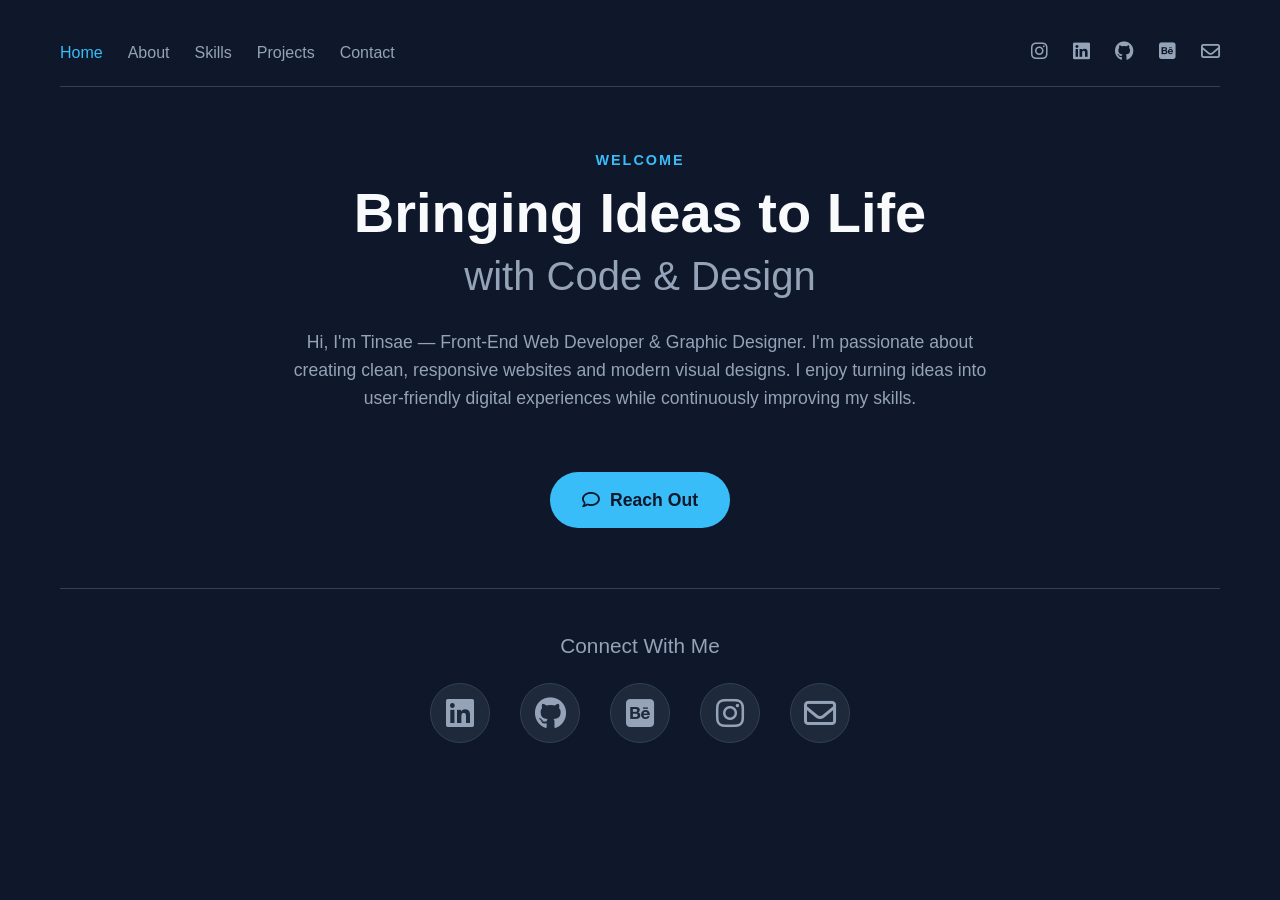
<file: Personal Portfolio/index.html>
<!DOCTYPE html>
<html lang="en">
<head>
  <meta charset="UTF-8">
  <meta name="viewport" content="width=device-width, initial-scale=1.0">
  <title>Home · Tinsae</title>
  <!-- External CSS -->
  <link rel="stylesheet" href="./css/index.css">
  <!-- Font Awesome -->
  <link rel="stylesheet" href="https://cdnjs.cloudflare.com/ajax/libs/font-awesome/6.7.2/css/all.min.css">
</head>
<body>
  <div class="container">
    <!-- Header / Navigation -->
    <header>
      <nav class="nav-link">
        <ul class="unorder">
          <li><a href="index.html" class="active">Home</a></li>
          <li><a href="about.html">About</a></li>
          <li><a href="skills.html">Skills</a></li>
          <li><a href="projects.html">Projects</a></li>
          <li><a href="contact.html">Contact</a></li>
        </ul>
        <div class="social-link">
         <ul>
            <li><a href="https://www.instagram.com/tinsu2327/" target="_blank"><i class="fa-brands fa-instagram"></i></a></li>
            <li><a href="https://www.linkedin.com/in/tinsae-abebaw-9862273bb/ " target="_blank"><i class="fa-brands fa-linkedin"></i></a></li>
            <li><a href="https://github.com/tinsu426" target="_blank"><i class="fa-brands fa-github"></i></a></li>
            <li><a href="https://www.behance.net/tensaeabebaw" target="_blank"><i class="fa-brands fa-square-behance"></i></a></li>
            <li><a href="mailto:tinsaeabebaw2@gmail.com"><i class="fa-regular fa-envelope"></i></a></li>
          </ul>
        </div>
      </nav>
    </header>

    <!-- Main Hero Section -->
    <section class="main">
      <div class="hero-text">
        <span class="subtitle">Welcome</span>
        <h1>Bringing Ideas to Life</h1>
        <h2>with Code &amp; Design</h2>
        <p class="description">
          Hi, I'm Tinsae — Front-End Web Developer &amp; Graphic Designer.
          I'm passionate about creating clean, responsive websites and modern visual designs.
          I enjoy turning ideas into user-friendly digital experiences while continuously improving my skills.
        </p>
      </div>

      <!-- CTA Button -->
      <a href="contact.html" class="cta-btn">
        <i class="fa-regular fa-comment"></i> Reach Out
      </a>

      <!-- Social Connect Section -->
      <div class="connect-section">
        <h3>Connect With Me</h3>
        <div class="social-connect">
          <a href="#" target="_blank" aria-label="LinkedIn">
            <i class="fa-brands fa-linkedin"></i>
          </a>
          <a href="#" target="_blank" aria-label="GitHub">
            <i class="fa-brands fa-github"></i>
          </a>
          <a href="#" target="_blank" aria-label="Behance">
            <i class="fa-brands fa-square-behance"></i>
          </a>
          <a href="#" target="_blank" aria-label="Instagram">
            <i class="fa-brands fa-instagram"></i>
          </a>
          <a href="mailto:tinsaeabebaw2@gmail.com" aria-label="Email">
            <i class="fa-regular fa-envelope"></i>
          </a>
        </div>
      </div>
    </section>
  </div>
</body>
</html>
</file>
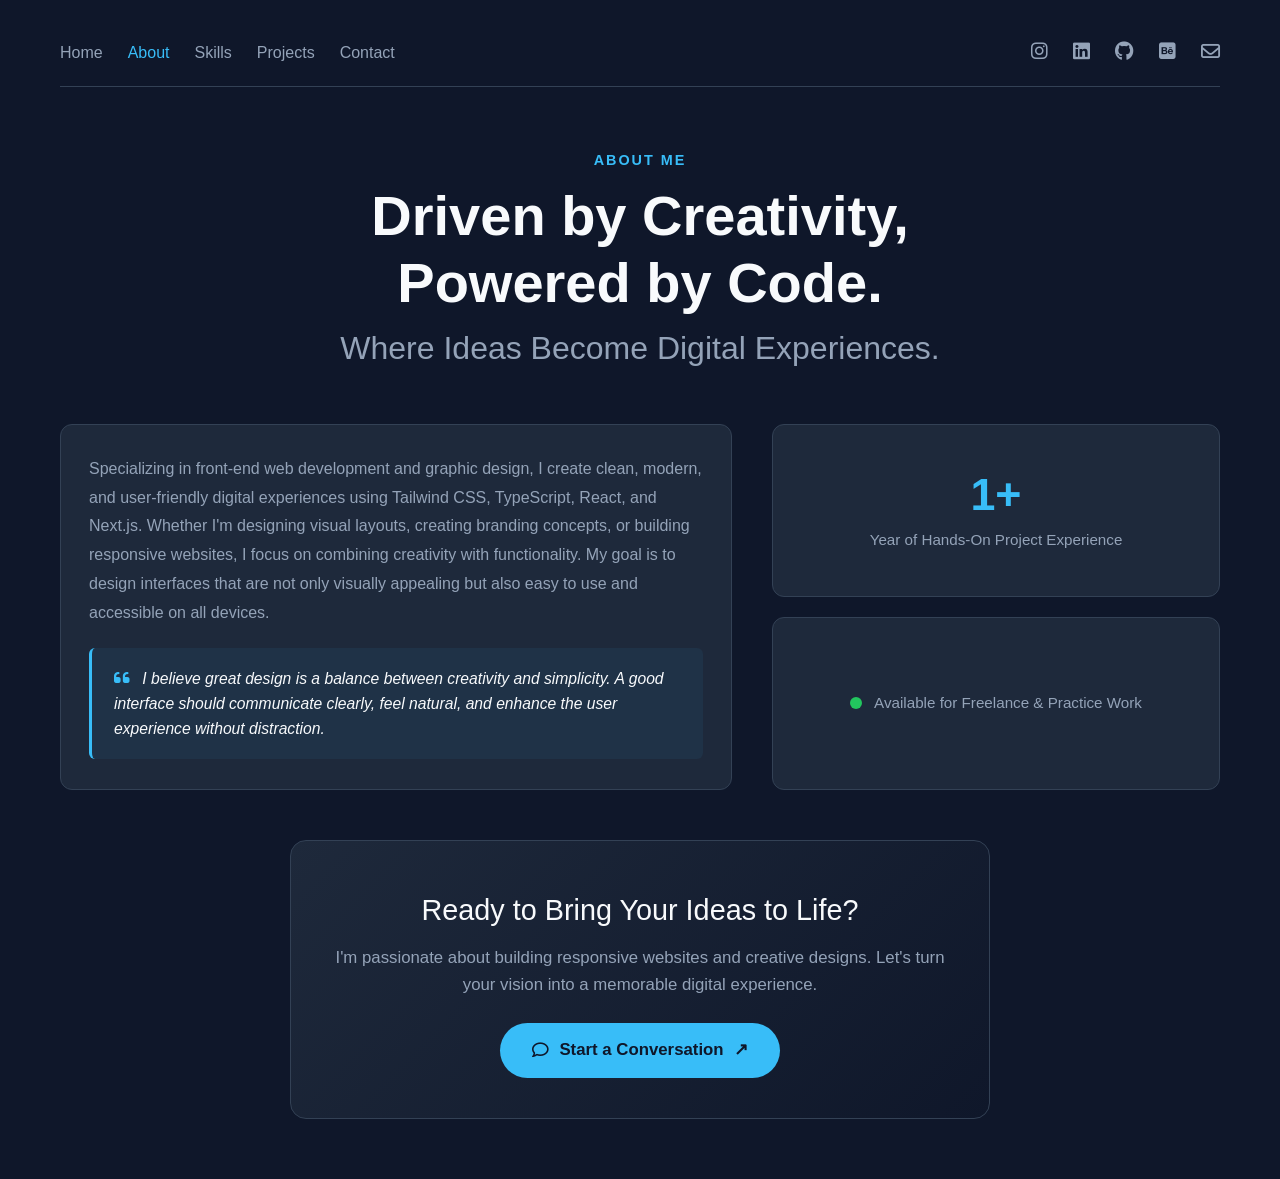
<file: Personal Portfolio/about.html>
<!DOCTYPE html>
<html lang="en">
<head>
  <meta charset="UTF-8">
  <meta name="viewport" content="width=device-width, initial-scale=1.0">
  <title>About · Tinsae</title>
  <link rel="stylesheet" href="./css/about.css">
  <link rel="stylesheet" href="https://cdnjs.cloudflare.com/ajax/libs/font-awesome/6.7.2/css/all.min.css">
</head>
<body>
  <div class="container">
    <!-- Header / Navigation (exactly like contact page) -->
    <header>
      <nav class="nav-link">
        <ul class="unorder">
          <li><a href="index.html">Home</a></li>
          <li><a href="about.html" class="active">About</a></li>
          <li><a href="skills.html">Skills</a></li>
          <li><a href="projects.html">Projects</a></li>
          <li><a href="contact.html">Contact</a></li>
        </ul>
        <div class="social-link">
          <ul>
            <li><a href="https://www.instagram.com/tinsu2327/" target="_blank"><i class="fa-brands fa-instagram"></i></a></li>
            <li><a href="https://www.linkedin.com/in/tinsae-abebaw-9862273bb/ " target="_blank"><i class="fa-brands fa-linkedin"></i></a></li>
            <li><a href="https://github.com/tinsu426" target="_blank"><i class="fa-brands fa-github"></i></a></li>
            <li><a href="https://www.behance.net/tensaeabebaw" target="_blank"><i class="fa-brands fa-square-behance"></i></a></li>
            <li><a href="mailto:tinsaeabebaw2@gmail.com"><i class="fa-regular fa-envelope"></i></a></li>
          </ul>
        </div>
      </nav>
    </header>

    <!-- Main Section -->
    <section class="main">
      <!-- Hero Text (like contact page) -->
      <div class="hero-text">
        <span class="subtitle">About Me</span>
        <h1>Driven by Creativity,<br>Powered by Code.</h1>
        <h2>Where Ideas Become Digital Experiences.</h2>
      </div>

      <!-- About Content Grid -->
      <div class="about-grid">
        <!-- Left: Approach -->
        <div class="approach">
          <p>
            Specializing in front-end web development and graphic design, I create clean, modern, and user-friendly digital experiences using Tailwind CSS, TypeScript, React, and Next.js. Whether I'm designing visual layouts, creating branding concepts, or building responsive websites, I focus on combining creativity with functionality. My goal is to design interfaces that are not only visually appealing but also easy to use and accessible on all devices.
          </p>
          <div class="idea">
            <i class="fa-solid fa-quote-left"></i>
            I believe great design is a balance between creativity and simplicity. A good interface should communicate clearly, feel natural, and enhance the user experience without distraction.
          </div>
        </div>

        <!-- Right: Stats Cards -->
        <div class="right-side">
          <div class="stat-card">
            <span class="stat-number">1+</span>
            <span class="stat-label">Year of Hands-On Project Experience</span>
          </div>
          <div class="stat-card status-card">
            <span class="status-dot"></span>
            <span class="stat-label">Available for Freelance &amp; Practice Work</span>
          </div>
        </div>
      </div>

      <!-- Call to Action (like contact page direct-conversation) -->
      <div class="cta-section">
        <h2>Ready to Bring Your Ideas to Life?</h2>
        <p>I'm passionate about building responsive websites and creative designs. Let's turn your vision into a memorable digital experience.</p>
        <a href="contact.html" class="cta-btn">
          <i class="fa-regular fa-comment"></i> Start a Conversation <span class="arrow">↗</span>
        </a>
      </div>
    </section>
  </div>
</body>
</html>
</file>
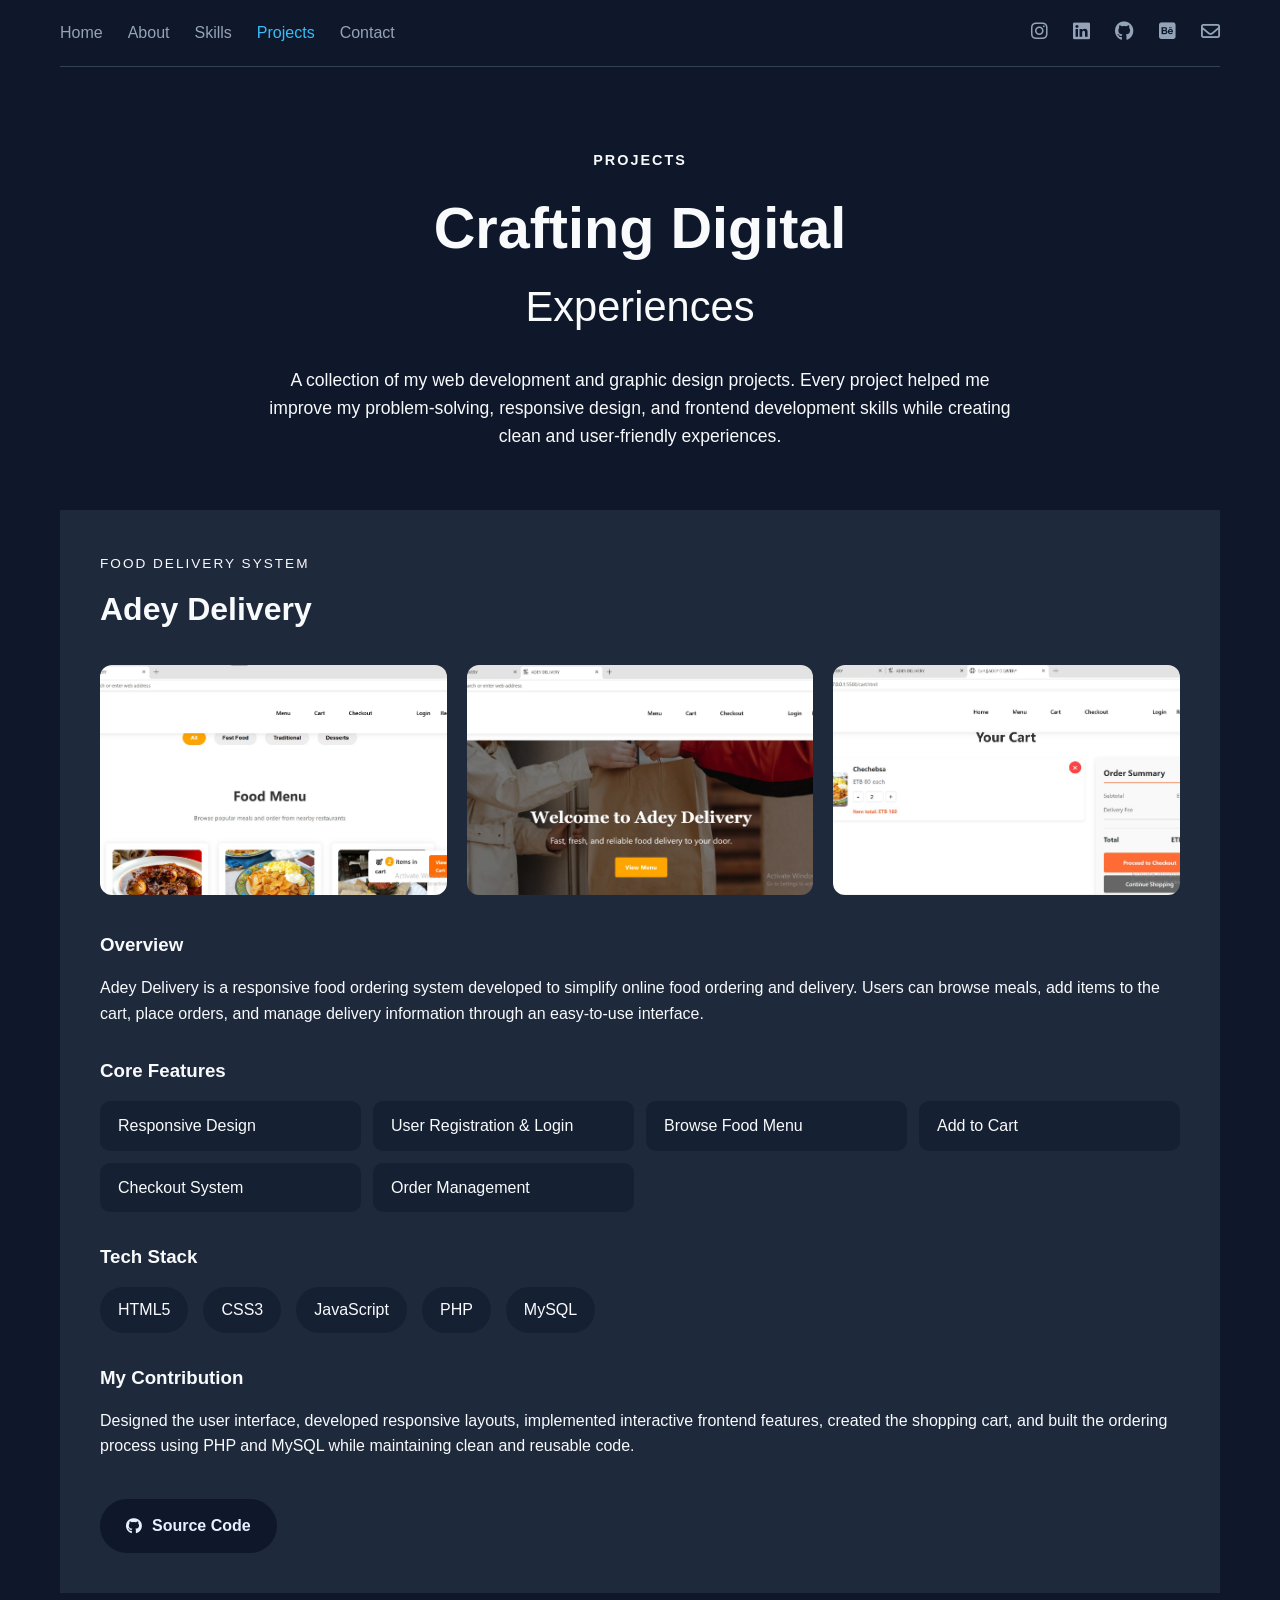
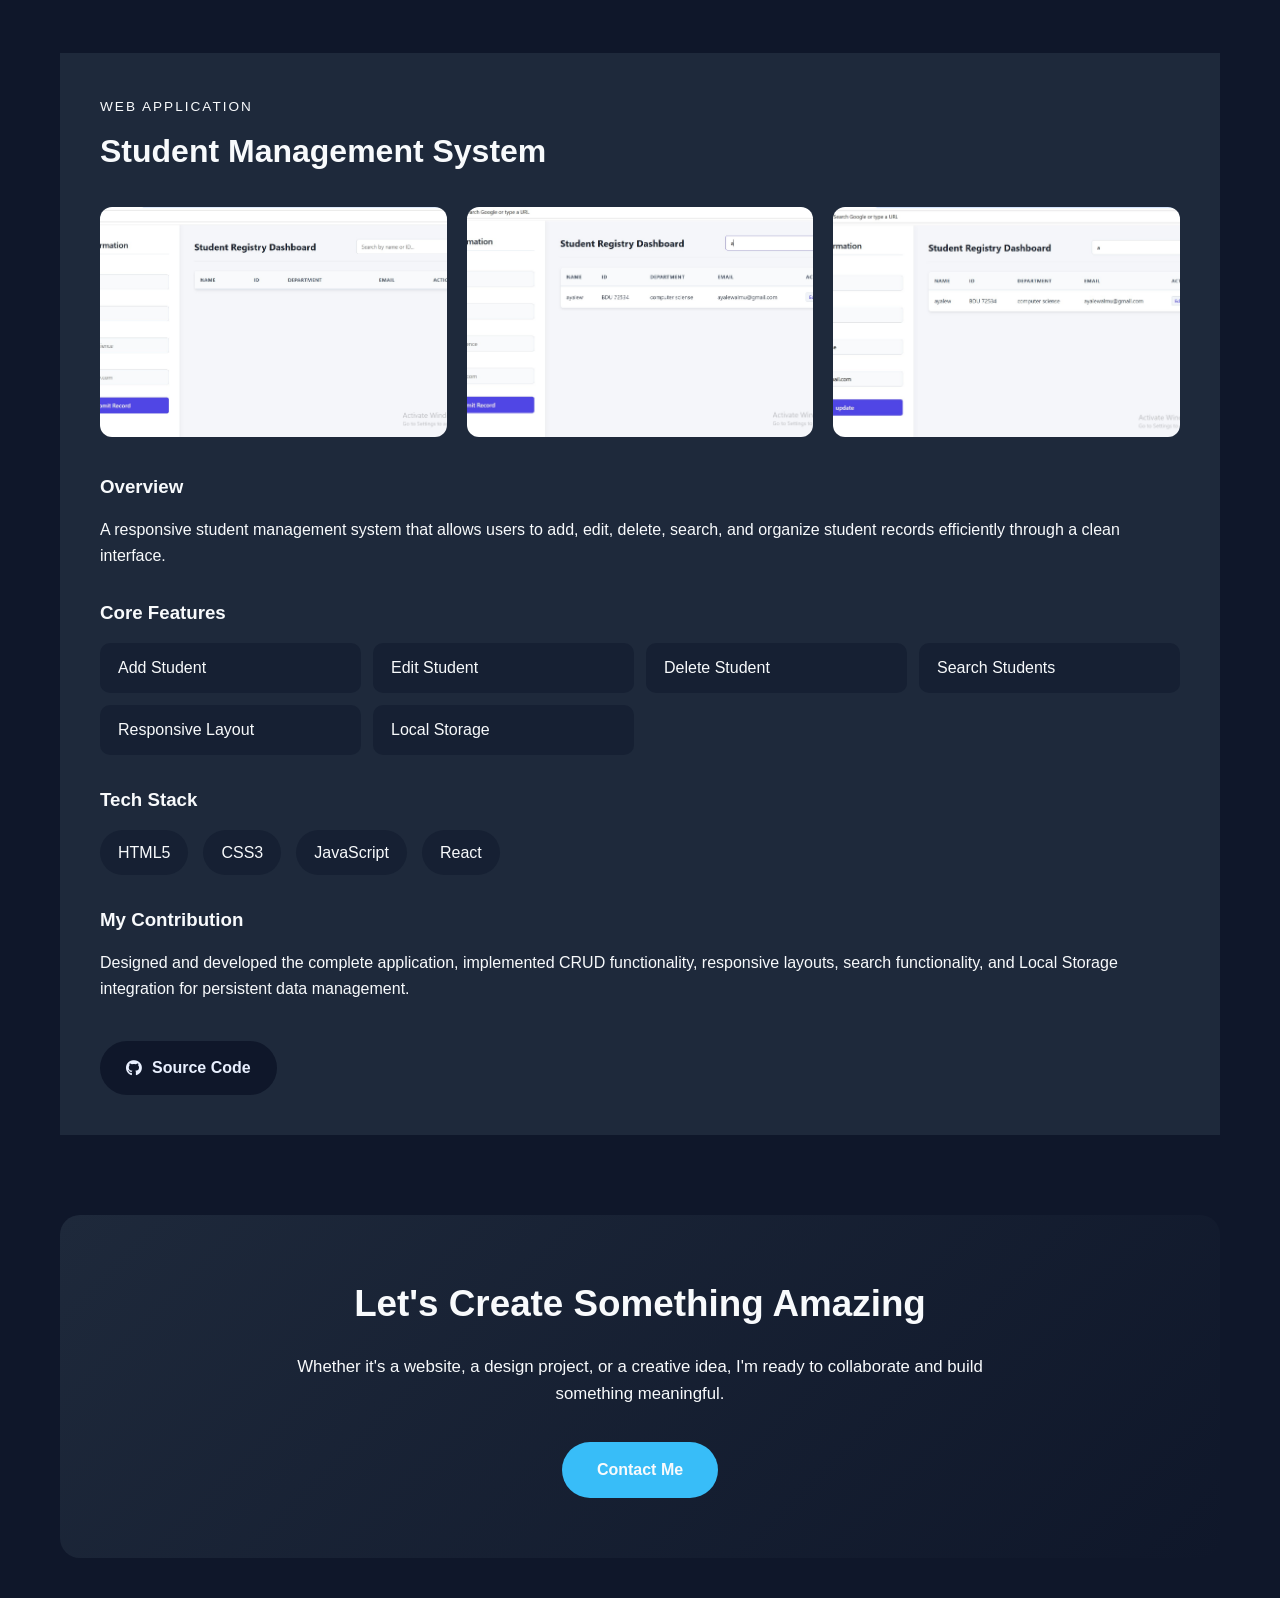
<file: Personal Portfolio/projects.html>
<!DOCTYPE html>
<html lang="en">
<head>
    <meta charset="UTF-8">
    <meta name="viewport" content="width=device-width, initial-scale=1.0">
    <title>Projects | Tinsae Portfolio</title>

    <link rel="stylesheet" href="./css/project.css">

    <link rel="stylesheet"
        href="https://cdnjs.cloudflare.com/ajax/libs/font-awesome/6.7.2/css/all.min.css">
</head>

<body>

<div class="container">

    <!--================== NAVIGATION ==================-->

    <header>
      <nav class="nav-link">
        <ul class="unorder">
          <li><a href="index.html">Home</a></li>
          <li><a href="about.html">About</a></li>
          <li><a href="skills.html">Skills</a></li>
          <li><a href="projects.html" class="active">Projects</a></li>
          <li><a href="contact.html" >Contact</a></li>
        </ul>
        <div class="social-link">
          <ul>
            <li><a href="https://www.instagram.com/tinsu2327/" target="_blank"><i class="fa-brands fa-instagram"></i></a></li>
            <li><a href="https://www.linkedin.com/in/tinsae-abebaw-9862273bb/ " target="_blank"><i class="fa-brands fa-linkedin"></i></a></li>
            <li><a href="https://github.com/tinsu426" target="_blank"><i class="fa-brands fa-github"></i></a></li>
            <li><a href="https://www.behance.net/tensaeabebaw" target="_blank"><i class="fa-brands fa-square-behance"></i></a></li>
            <li><a href="mailto:tinsaeabebaw2@gmail.com"><i class="fa-regular fa-envelope"></i></a></li>
          </ul>
        </div>
      </nav>
    </header>
    <!--================ HERO =================-->

    <section class="hero">

        <span class="subtitle">Projects</span>

        <h1>Crafting Digital</h1>

        <h2>Experiences</h2>

        <p class="hero-description">

            A collection of my web development and graphic design
            projects. Every project helped me improve my problem-solving,
            responsive design, and frontend development skills while
            creating clean and user-friendly experiences.

        </p>

    </section>

    <!--================ PROJECT 1 =================-->

    <section class="project-card">

        <div class="project-header">

            <div>

                <span class="project-category">
                    Food Delivery System
                </span>

                <h2>Adey Delivery</h2>

            </div>

        </div>

        <div class="project-images">

            <img src="./image/project demo.jpg" alt="Project">

            <img src="./image/playing demo 2.jpg" alt="Project">

            <img src="./image/playing demo 3.jpg" alt="Project">

        </div>

        <div class="project-content">

            <div class="overview">

                <h3>Overview</h3>

                <p>

                    Adey Delivery is a responsive food ordering system
                    developed to simplify online food ordering and delivery.
                    Users can browse meals, add items to the cart,
                    place orders, and manage delivery information through
                    an easy-to-use interface.

                </p>

            </div>

            <div class="features">

                <h3>Core Features</h3>

                <ul>

                    <li>Responsive Design</li>

                    <li>User Registration & Login</li>

                    <li>Browse Food Menu</li>

                    <li>Add to Cart</li>

                    <li>Checkout System</li>

                    <li>Order Management</li>

                </ul>

            </div>

            <div class="tech-stack">

                <h3>Tech Stack</h3>

                <div class="skills">

                    <span>HTML5</span>

                    <span>CSS3</span>

                    <span>JavaScript</span>

                    <span>PHP</span>

                    <span>MySQL</span>

                </div>

            </div>

            <div class="contribution">

                <h3>My Contribution</h3>

                <p>

                    Designed the user interface, developed responsive
                    layouts, implemented interactive frontend features,
                    created the shopping cart, and built the ordering
                    process using PHP and MySQL while maintaining clean
                    and reusable code.

                </p>

            </div>

        </div>

        <div class="project-buttons">

            <a href="https://github.com/tinsu426/food-delivery--system" class="btn">
                <i class="fa-brands fa-github"></i>
                Source Code
            </a>

            

        </div>

    </section>

    <!--================ PROJECT 2 =================-->

    <section class="project-card">

        <div class="project-header">

            <div>

                <span class="project-category">
                    Web Application
                </span>

                <h2>Student Management System</h2>

            </div>

        </div>

        <div class="project-images">

            <img src="./image/rergister screenshot .jpg" alt="Student Project">

            <img src="./image/Screenshot 2026-07-02 155430.jpg" alt="Student Project">

            <img src="./image/Screenshot 2026-07-02 155510.jpg" alt="Student Project">

        </div>

        <div class="project-content">

            <div class="overview">

                <h3>Overview</h3>

                <p>

                    A responsive student management system that allows
                    users to add, edit, delete, search, and organize
                    student records efficiently through a clean interface.

                </p>

            </div>

            <div class="features">

                <h3>Core Features</h3>

                <ul>

                    <li>Add Student</li>

                    <li>Edit Student</li>

                    <li>Delete Student</li>

                    <li>Search Students</li>

                    <li>Responsive Layout</li>

                    <li>Local Storage</li>

                </ul>

            </div>

            <div class="tech-stack">

                <h3>Tech Stack</h3>

                <div class="skills">

                    <span>HTML5</span>

                    <span>CSS3</span>

                    <span>JavaScript</span>

                    <span>React</span>

                </div>

            </div>

            <div class="contribution">

                <h3>My Contribution</h3>

                <p>

                    Designed and developed the complete application,
                    implemented CRUD functionality, responsive layouts,
                    search functionality, and Local Storage integration
                    for persistent data management.

                </p>

            </div>

        </div>

        <div class="project-buttons">

            <a href="https://github.com/tinsu426/student-management-system" class="btn">
                <i class="fa-brands fa-github"></i>
                Source Code
            </a>

            

        </div>

    </section>

    <!--================ CALL TO ACTION =================-->

    <section class="contact-box">

        <h2>Let's Create Something Amazing</h2>

        <p>

            Whether it's a website, a design project, or a creative idea,
            I'm ready to collaborate and build something meaningful.

        </p>

        <a href="contact.html" class="contact-btn">

            Contact Me

        </a>

    </section>

</div>

</body>
</html>
</file>
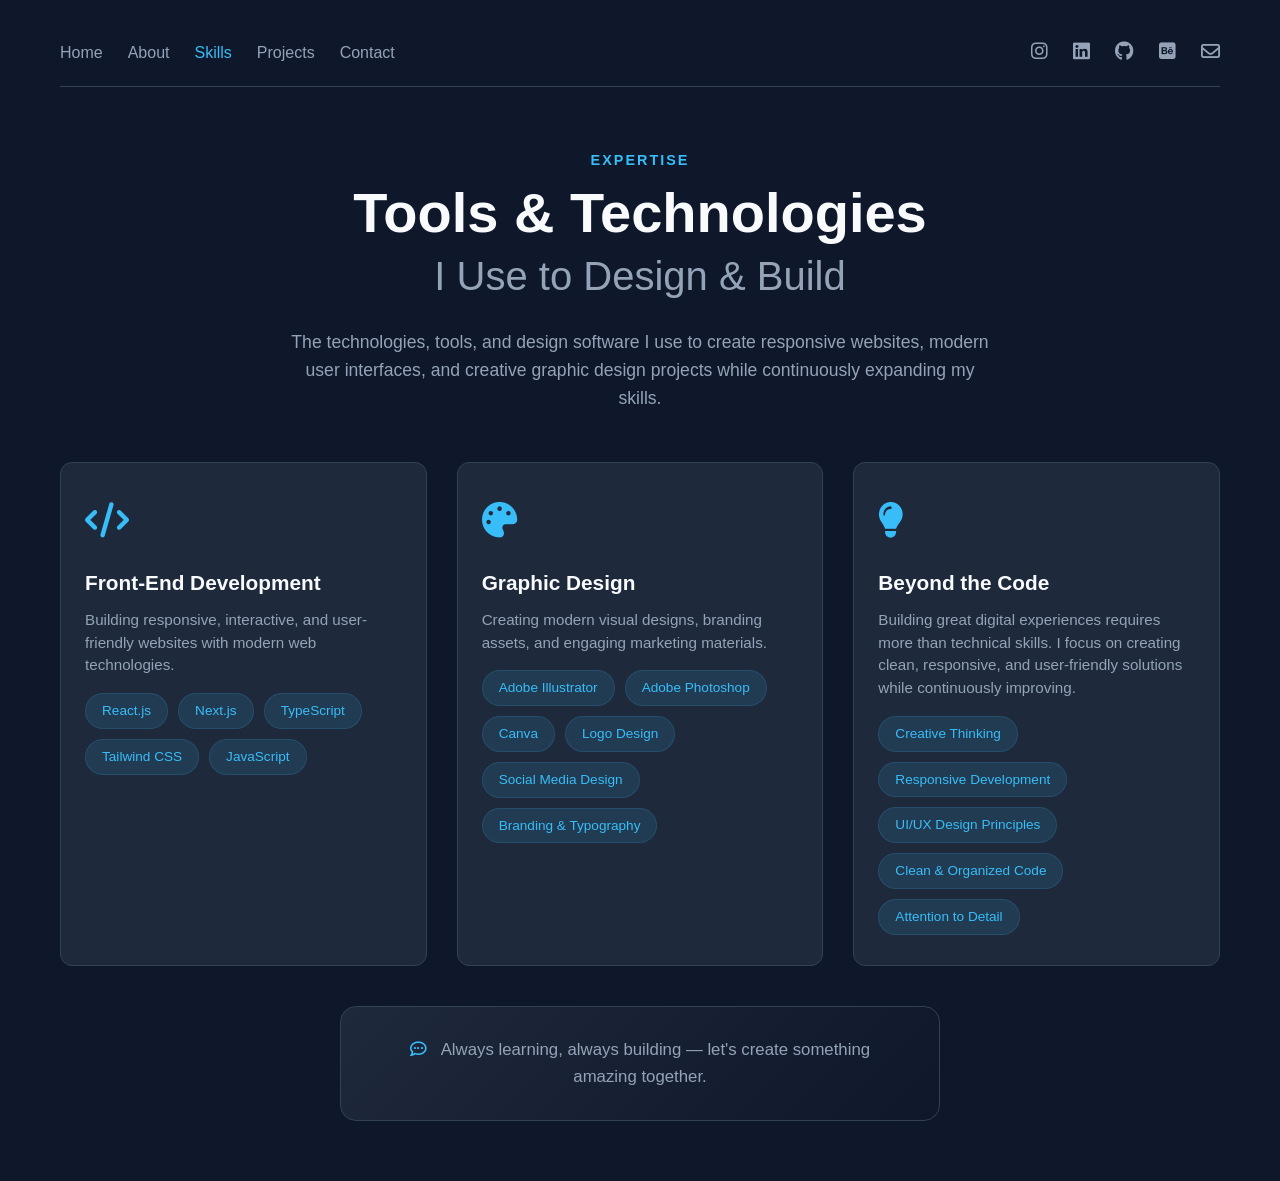
<file: Personal Portfolio/skills.html>
<!DOCTYPE html>
<html lang="en">
<head>
  <meta charset="UTF-8">
  <meta name="viewport" content="width=device-width, initial-scale=1.0">
  <title>Skills · Tinsae</title>
  <link rel="stylesheet" href="./css/skills.css">
  <link rel="stylesheet" href="https://cdnjs.cloudflare.com/ajax/libs/font-awesome/6.7.2/css/all.min.css">
</head>
<body>
  <div class="container">
    <!-- Header / Navigation (exactly like contact page) -->
    <header>
      <nav class="nav-link">
        <ul class="unorder">
          <li><a href="index.html">Home</a></li>
          <li><a href="about.html">About</a></li>
          <li><a href="skills.html" class="active">Skills</a></li>
          <li><a href="projects.html">Projects</a></li>
          <li><a href="contact.html">Contact</a></li>
        </ul>
        <div class="social-link">
          <ul>
            <li><a href="https://www.instagram.com/tinsu2327/" target="_blank"><i class="fa-brands fa-instagram"></i></a></li>
            <li><a href="https://www.linkedin.com/in/tinsae-abebaw-9862273bb/ " target="_blank"><i class="fa-brands fa-linkedin"></i></a></li>
            <li><a href="https://github.com/tinsu426" target="_blank"><i class="fa-brands fa-github"></i></a></li>
            <li><a href="https://www.behance.net/tensaeabebaw" target="_blank"><i class="fa-brands fa-square-behance"></i></a></li>
            <li><a href="mailto:tinsaeabebaw2@gmail.com"><i class="fa-regular fa-envelope"></i></a></li>
          </ul>
        </div>
      </nav>
    </header>

    <!-- Main Section -->
    <section class="main">
      <!-- Hero Text (like contact page) -->
      <div class="hero-text">
        <span class="subtitle">Expertise</span>
        <h1>Tools &amp; Technologies</h1>
        <h2>I Use to Design &amp; Build</h2>
        <p class="description">
          The technologies, tools, and design software I use to create responsive websites, modern user interfaces,
          and creative graphic design projects while continuously expanding my skills.
        </p>
      </div>

      <!-- Skills Grid (cards styled like contact cards) -->
      <div class="skills-grid">
        <!-- Card 1: Front-End -->
        <div class="skill-card">
          <div class="card-icon"><i class="fa-solid fa-code"></i></div>
          <h3>Front-End Development</h3>
          <p>Building responsive, interactive, and user-friendly websites with modern web technologies.</p>
          <ul class="skill-tags">
            <li>React.js</li>
            <li>Next.js</li>
            <li>TypeScript</li>
            <li>Tailwind CSS</li>
            <li>JavaScript</li>
          </ul>
        </div>

        <!-- Card 2: Graphic Design -->
        <div class="skill-card">
          <div class="card-icon"><i class="fa-solid fa-palette"></i></div>
          <h3>Graphic Design</h3>
          <p>Creating modern visual designs, branding assets, and engaging marketing materials.</p>
          <ul class="skill-tags">
            <li>Adobe Illustrator</li>
            <li>Adobe Photoshop</li>
            <li>Canva</li>
            <li>Logo Design</li>
            <li>Social Media Design</li>
            <li>Branding &amp; Typography</li>
          </ul>
        </div>

        <!-- Card 3: Beyond the Code -->
        <div class="skill-card">
          <div class="card-icon"><i class="fa-solid fa-lightbulb"></i></div>
          <h3>Beyond the Code</h3>
          <p>Building great digital experiences requires more than technical skills. I focus on creating clean, responsive, and user-friendly solutions while continuously improving.</p>
          <ul class="skill-tags">
            <li>Creative Thinking</li>
            <li>Responsive Development</li>
            <li>UI/UX Design Principles</li>
            <li>Clean &amp; Organized Code</li>
            <li>Attention to Detail</li>
          </ul>
        </div>
      </div>

      <!-- Optional: subtle footer note (like contact page direct-conversation style) -->
      <div class="skills-note">
        <p><i class="fa-regular fa-comment-dots"></i> Always learning, always building — let's create something amazing together.</p>
      </div>
    </section>
  </div>
</body>
</html>
</file>
<file: Personal Portfolio/css/index.css>
/* === home-style.css === */
/* Root Variables (matching contact.css) */
:root {
  --bg-color: #0f172a;
  --card-bg: #1e293b;
  --text-primary: #f8fafc;
  --text-secondary: #94a3b8;
  --accent-color: #38bdf8;
  --accent-hover: #0ea5e9;
  --font-family: 'Segoe UI', Tahoma, Geneva, Verdana, sans-serif;
}

/* Reset & Base */
* {
  margin: 0;
  padding: 0;
  box-sizing: border-box;
}

body {
  background-color: var(--bg-color);
  color: var(--text-primary);
  font-family: var(--font-family);
  line-height: 1.6;
  padding-top: 20px;
}

.container {
  max-width: 1200px;
  margin: 0 auto;
  padding: 0 20px;
}

/* Header & Navigation (exactly like contact page) */
header {
  padding: 20px 0;
  border-bottom: 1px solid #334155;
}

.nav-link {
  display: flex;
  justify-content: space-between;
  align-items: center;
  flex-wrap: wrap;
  gap: 20px;
}

ul {
  list-style: none;
  display: flex;
  gap: 25px;
}

.nav-link a {
  color: var(--text-secondary);
  text-decoration: none;
  font-weight: 500;
  transition: color 0.3s ease;
}

.nav-link a:hover,
.nav-link a.active {
  color: var(--accent-color);
}

.social-link i {
  font-size: 1.2rem;
}

/* Main Section (hero style from contact page) */
.main {
  padding: 60px 0;
  text-align: center;
}

.hero-text {
  max-width: 700px;
  margin: 0 auto 50px auto;
}

.subtitle {
  color: var(--accent-color);
  text-transform: uppercase;
  letter-spacing: 2px;
  font-size: 0.9rem;
  font-weight: 700;
}

h1 {
  font-size: 3.5rem;
  margin-top: 10px;
  line-height: 1.1;
}

h2 {
  font-size: 2.5rem;
  color: var(--text-secondary);
  font-weight: 400;
  margin-bottom: 20px;
}

.description {
  color: var(--text-secondary);
  font-size: 1.1rem;
  max-width: 700px;
  margin: 0 auto;
}

/* CTA Button (styled like email-btn) */
.cta-btn {
  display: inline-flex;
  align-items: center;
  gap: 10px;
  background-color: var(--accent-color);
  color: #0f172a;
  text-decoration: none;
  padding: 14px 32px;
  border-radius: 30px;
  font-weight: 600;
  font-size: 1.1rem;
  transition: background-color 0.3s ease, transform 0.2s ease;
  margin-top: 10px;
  border: none;
  cursor: pointer;
}

.cta-btn:hover {
  background-color: var(--accent-hover);
  transform: translateY(-2px);
}

/* Social Connect (like contact cards but inline) */
.connect-section {
  margin-top: 60px;
  padding-top: 40px;
  border-top: 1px solid #334155;
}

.connect-section h3 {
  font-size: 1.3rem;
  color: var(--text-secondary);
  margin-bottom: 20px;
  font-weight: 400;
}

.social-connect {
  display: flex;
  justify-content: center;
  gap: 30px;
  flex-wrap: wrap;
}

.social-connect a {
  color: var(--text-secondary);
  font-size: 2rem;
  transition: color 0.3s ease, transform 0.2s ease;
  display: inline-flex;
  align-items: center;
  justify-content: center;
  width: 60px;
  height: 60px;
  border-radius: 50%;
  background-color: var(--card-bg);
  border: 1px solid #334155;
  text-decoration: none;
}

.social-connect a:hover {
  color: var(--accent-color);
  transform: translateY(-5px);
  border-color: var(--accent-color);
}

/* Responsive (same as contact page) */
@media (max-width: 768px) {
  .nav-link {
    flex-direction: column;
    text-align: center;
  }

  h1 {
    font-size: 2.5rem;
  }

  h2 {
    font-size: 1.8rem;
  }

  .social-connect a {
    width: 50px;
    height: 50px;
    font-size: 1.5rem;
  }
}

@media (max-width: 480px) {
  .cta-btn {
    padding: 12px 24px;
    font-size: 1rem;
  }

  .social-connect {
    gap: 16px;
  }
}
</file>
<file: Personal Portfolio/css/about.css>
/* === about-style.css === */
/* Root Variables (matching contact.css) */
:root {
  --bg-color: #0f172a;
  --card-bg: #1e293b;
  --text-primary: #f8fafc;
  --text-secondary: #94a3b8;
  --accent-color: #38bdf8;
  --accent-hover: #0ea5e9;
  --font-family: 'Segoe UI', Tahoma, Geneva, Verdana, sans-serif;
}

/* Reset & Base */
* {
  margin: 0;
  padding: 0;
  box-sizing: border-box;
}

body {
  background-color: var(--bg-color);
  color: var(--text-primary);
  font-family: var(--font-family);
  line-height: 1.6;
  padding-top: 20px;
}

.container {
  max-width: 1200px;
  margin: 0 auto;
  padding: 0 20px;
}

/* Header & Navigation (exactly like contact page) */
header {
  padding: 20px 0;
  border-bottom: 1px solid #334155;
}

.nav-link {
  display: flex;
  justify-content: space-between;
  align-items: center;
  flex-wrap: wrap;
  gap: 20px;
}

ul {
  list-style: none;
  display: flex;
  gap: 25px;
}

.nav-link a {
  color: var(--text-secondary);
  text-decoration: none;
  font-weight: 500;
  transition: color 0.3s ease;
}

.nav-link a:hover,
.nav-link a.active {
  color: var(--accent-color);
}

.social-link i {
  font-size: 1.2rem;
}

/* Main Section (hero style from contact page) */
.main {
  padding: 60px 0;
}

.hero-text {
  max-width: 700px;
  margin: 0 auto 50px auto;
  text-align: center;
}

.subtitle {
  color: var(--accent-color);
  text-transform: uppercase;
  letter-spacing: 2px;
  font-size: 0.9rem;
  font-weight: 700;
}

h1 {
  font-size: 3.5rem;
  margin-top: 10px;
  line-height: 1.2;
}

h2 {
  font-size: 2rem;
  color: var(--text-secondary);
  font-weight: 400;
  margin-top: 6px;
}

/* About Grid */
.about-grid {
  display: grid;
  grid-template-columns: 1.2fr 0.8fr;
  gap: 40px;
  margin: 40px 0 50px;
  align-items: stretch;
}

/* Approach (left side) */
.approach {
  background-color: var(--card-bg);
  border-radius: 12px;
  border: 1px solid #334155;
  padding: 30px 28px;
  display: flex;
  flex-direction: column;
  gap: 20px;
  transition: border-color 0.3s ease;
}

.approach:hover {
  border-color: var(--accent-color);
}

.approach p {
  color: var(--text-secondary);
  font-size: 1rem;
  line-height: 1.8;
}

.idea {
  background: rgba(56, 189, 248, 0.06);
  border-left: 3px solid var(--accent-color);
  padding: 18px 22px;
  border-radius: 6px;
  font-style: italic;
  color: var(--text-primary);
  font-size: 0.98rem;
  line-height: 1.6;
}

.idea i {
  color: var(--accent-color);
  margin-right: 8px;
  font-size: 1.1rem;
}

/* Right Side - Stats Cards */
.right-side {
  display: flex;
  flex-direction: column;
  gap: 20px;
}

.stat-card {
  background-color: var(--card-bg);
  border-radius: 12px;
  border: 1px solid #334155;
  padding: 30px 24px;
  text-align: center;
  transition: transform 0.3s ease, border-color 0.3s ease;
  flex: 1;
  display: flex;
  flex-direction: column;
  justify-content: center;
  align-items: center;
}

.stat-card:hover {
  transform: translateY(-4px);
  border-color: var(--accent-color);
}

.stat-number {
  font-size: 2.8rem;
  font-weight: 700;
  color: var(--accent-color);
  display: block;
  line-height: 1.2;
}

.stat-label {
  color: var(--text-secondary);
  font-size: 0.95rem;
  margin-top: 6px;
}

.status-card {
  flex-direction: row;
  gap: 12px;
  padding: 30px 24px;
}

.status-dot {
  display: inline-block;
  width: 12px;
  height: 12px;
  background-color: #22c55e;
  border-radius: 50%;
  flex-shrink: 0;
  animation: pulse-dot 2s ease-in-out infinite;
}

@keyframes pulse-dot {
  0%, 100% { opacity: 1; transform: scale(1); }
  50% { opacity: 0.6; transform: scale(0.85); }
}

.status-card .stat-label {
  margin-top: 0;
  text-align: left;
}

/* CTA Section (like direct-conversation) */
.cta-section {
  max-width: 700px;
  margin: 20px auto 0;
  background: linear-gradient(135deg, #1e293b 0%, #0f172a 100%);
  border: 1px solid #334155;
  padding: 40px 36px;
  border-radius: 16px;
  text-align: center;
}

.cta-section h2 {
  font-size: 1.8rem;
  color: var(--text-primary);
  margin-bottom: 12px;
}

.cta-section p {
  color: var(--text-secondary);
  font-size: 1.05rem;
  margin-bottom: 24px;
}

.cta-btn {
  display: inline-flex;
  align-items: center;
  gap: 10px;
  background-color: var(--accent-color);
  color: #0f172a;
  text-decoration: none;
  padding: 14px 32px;
  border-radius: 30px;
  font-weight: 600;
  font-size: 1.05rem;
  transition: background-color 0.3s ease, transform 0.2s ease;
  border: none;
  cursor: pointer;
}

.cta-btn:hover {
  background-color: var(--accent-hover);
  transform: translateY(-2px);
}

.arrow {
  display: inline-block;
  transition: transform 0.2s ease;
}

.cta-btn:hover .arrow {
  transform: translate(3px, -2px);
}

/* Responsive (same as contact page) */
@media (max-width: 768px) {
  .nav-link {
    flex-direction: column;
    text-align: center;
  }

  h1 {
    font-size: 2.5rem;
  }

  h2 {
    font-size: 1.6rem;
  }

  .about-grid {
    grid-template-columns: 1fr;
    gap: 24px;
  }

  .right-side {
    flex-direction: row;
    flex-wrap: wrap;
  }

  .right-side .stat-card {
    flex: 1 1 200px;
    min-width: 150px;
  }

  .stat-number {
    font-size: 2.2rem;
  }

  .cta-section {
    padding: 30px 20px;
  }

  .cta-section h2 {
    font-size: 1.4rem;
  }
}

@media (max-width: 480px) {
  .right-side {
    flex-direction: column;
  }

  .right-side .stat-card {
    flex: 1 1 auto;
  }

  .stat-card {
    padding: 20px 16px;
  }

  .cta-btn {
    padding: 12px 24px;
    font-size: 0.95rem;
  }

  .approach {
    padding: 20px 16px;
  }
}
</file>
<file: Personal Portfolio/css/project.css>
/* --- Root Variables & Reset --- */
:root {
  --bg-color: #0f172a;
  --card-bg: #1e293b;
  --text-primary: #f8fafc;
  --text-secondary: #94a3b8;
  --accent-color: #38bdf8;
  --accent-hover: #0ea5e9;
  --font-family: 'Segoe UI', Tahoma, Geneva, Verdana, sans-serif;
}

* {
  margin: 0;
  padding: 0;
  box-sizing: border-box;
}

body {
  background-color: var(--bg-color);
  color: var(--text-primary);
  font-family: var(--font-family);
  line-height: 1.6;
}

.container {
  max-width: 1200px;
  margin: 0 auto;
  padding: 0 20px;
}

/* --- Header & Navigation --- */
header {
  padding: 20px 0;
  border-bottom: 1px solid #334155;
}

.nav-link {
  display: flex;
  justify-content: space-between;
  align-items: center;
  flex-wrap: wrap;
  gap: 20px;
}

ul {
  list-style: none;
  display: flex;
  gap: 25px;
}

.nav-link a {
  color: var(--text-secondary);
  text-decoration: none;
  font-weight: 500;
  transition: color 0.3s ease;
}

.nav-link a:hover, .nav-link a.active {
  color: var(--accent-color);
}

.social-link i {
  font-size: 1.2rem;
}

/*==============================
HERO
===============================*/

.hero{

    text-align:center;
    padding:80px 0 60px;

}

.subtitle{

    color:var(--primary);
    text-transform:uppercase;
    letter-spacing:2px;
    font-size:.9rem;
    font-weight:700;

}

.hero h1{

    font-size:3.6rem;
    margin-top:10px;

}

.hero h2{

    color:var(--text-light);
    font-size:2.6rem;
    font-weight:400;
    margin-bottom:25px;

}

.hero-description{

    max-width:760px;
    margin:auto;
    color:var(--text-light);
    font-size:1.1rem;

}
/*==============================
PROJECT CARD
===============================*/

.project-card{

    background:var(--card-bg);
    border:1px solid var(--border);
    border-radius:var(--radius);
    padding:40px;
    margin-bottom:60px;
    transition:var(--transition);

}

.project-card:hover{

    transform:translateY(-8px);
    border-color:var(--primary);

}

/*==============================
PROJECT HEADER
===============================*/

.project-header{

    margin-bottom:30px;

}

.project-category{

    color:var(--primary);
    text-transform:uppercase;
    letter-spacing:2px;
    font-size:.85rem;

}

.project-header h2{

    font-size:2rem;
    margin-top:8px;

}

/*==============================
PROJECT IMAGES
===============================*/

.project-images{

    display:grid;
    grid-template-columns:repeat(3,1fr);
    gap:20px;
    margin-bottom:35px;

}

.project-images img{

    width:100%;
    height:230px;
    object-fit:cover;

    border-radius:12px;

    border:1px solid var(--border);

    transition:var(--transition);

}

.project-images img:hover{

    transform:scale(1.03);

}

/*==============================
PROJECT CONTENT
===============================*/

.project-content{

    display:grid;
    gap:30px;

}

.project-content h3{

    margin-bottom:15px;
    color:var(--primary);

}

.project-content p{

    color:var(--text-light);

}

/*==============================
FEATURES
===============================*/

.features ul{

    display:grid;
    grid-template-columns:repeat(auto-fit,minmax(220px,1fr));
    gap:12px;

}

.features li{

    background:#162033;
    padding:12px 18px;
    border-radius:10px;
    border:1px solid var(--border);

    color:var(--text-light);

    transition:var(--transition);

}

.features li:hover{

    border-color:var(--primary);

}

/*==============================
TECH STACK
===============================*/

.skills{

    display:flex;
    flex-wrap:wrap;
    gap:15px;

}

.skills span{

    padding:10px 18px;

    background:#162033;

    border-radius:30px;

    border:1px solid var(--border);

    color:var(--primary);

    transition:var(--transition);

}

.skills span:hover{

    background:var(--primary);
    color:#0f172a;

}

/*==============================
BUTTONS
===============================*/

.project-buttons{

    display:flex;
    gap:20px;
    margin-top:40px;
    flex-wrap:wrap;

}

.btn{

    display:inline-flex;
    align-items:center;
    gap:10px;
    text-decoration: none;
    background:var(--bg-color);

    color:#e9f0ff;

    padding:14px 26px;

    border-radius:30px;

    font-weight:600;

    transition:var(--transition);

}

.btn:hover{

    background:var(--primary-hover);

    transform:translateY(-3px);

}

.btn-outline{

    background:transparent;

    color:var(--primary);

    border:2px solid var(--primary);

}

.btn-outline:hover{

    background:var(--primary);

    color:#0f172a;

}
/*==============================
CALL TO ACTION
===============================*/

.contact-box{

    margin:80px 0 40px;
    padding:60px 40px;

    background:linear-gradient(135deg,#1e293b 0%,#0f172a 100%);

    border:1px solid var(--border);

    border-radius:20px;

    text-align:center;

}

.contact-box h2{

    font-size:2.3rem;
    margin-bottom:20px;

}

.contact-box p{

    max-width:700px;
    margin:0 auto 35px;

    color:var(--text-light);
    font-size:1.05rem;

}

.contact-btn{

    display:inline-flex;
    align-items:center;
    justify-content:center;

    padding:15px 35px;

    background:var(--accent-color);
 
    color:#f8fafc;
    text-decoration: none;
    border-radius:40px;

    font-weight:600;

    transition:var(--transition);

}

.contact-btn:hover{

    background:var(--primary-hover);

    transform:translateY(-4px);

    box-shadow:0 10px 25px rgba(56,189,248,.25);

}

/*==============================
TABLET
===============================*/

@media (max-width:992px){

    .hero h1{

        font-size:3rem;

    }

    .hero h2{

        font-size:2.2rem;

    }

    .project-images{

        grid-template-columns:repeat(2,1fr);

    }

    .project-images img{

        height:220px;

    }

}

/*==============================
MOBILE
===============================*/

@media (max-width:768px){

    header{

        padding:20px 0;

    }

    .nav-link{

        flex-direction:column;
        gap:25px;

    }

    .unorder{

        flex-wrap:wrap;
        justify-content:center;
        gap:20px;

    }

    .social-link ul{

        justify-content:center;

    }

    .hero{

        padding:60px 0 40px;

    }

    .hero h1{

        font-size:2.5rem;

    }

    .hero h2{

        font-size:1.8rem;

    }

    .hero-description{

        font-size:1rem;

    }

    .project-card{

        padding:25px;

    }

    .project-header h2{

        font-size:1.7rem;

    }

    .project-images{

        grid-template-columns:1fr;

    }

    .project-images img{

        height:240px;

    }

    .features ul{

        grid-template-columns:1fr;

    }

    .skills{

        justify-content:center;

    }

    .project-buttons{

        flex-direction:column;

    }

    .btn{

        width:100%;
        justify-content:center;

    }

    .contact-box{

        padding:40px 25px;

    }

    .contact-box h2{

        font-size:1.8rem;

    }

}

/*==============================
SMALL MOBILE
===============================*/

@media (max-width:480px){

    .container{

        width:94%;

    }

    .logo a{

        font-size:1.5rem;

    }

    .hero h1{

        font-size:2rem;

    }

    .hero h2{

        font-size:1.5rem;

    }

    .project-card{

        padding:20px;

    }

    .project-images img{

        height:200px;

    }

    .contact-box{

        margin:60px 0 20px;

    }

    .contact-box h2{

        font-size:1.5rem;

    }

    .contact-btn{

        width:100%;

    }

}
</file>
<file: Personal Portfolio/css/skills.css>
/* === skills-style.css === */
/* Root Variables (matching contact.css) */
:root {
  --bg-color: #0f172a;
  --card-bg: #1e293b;
  --text-primary: #f8fafc;
  --text-secondary: #94a3b8;
  --accent-color: #38bdf8;
  --accent-hover: #0ea5e9;
  --font-family: 'Segoe UI', Tahoma, Geneva, Verdana, sans-serif;
}

/* Reset & Base */
* {
  margin: 0;
  padding: 0;
  box-sizing: border-box;
}

body {
  background-color: var(--bg-color);
  color: var(--text-primary);
  font-family: var(--font-family);
  line-height: 1.6;
  padding-top: 20px;
}

.container {
  max-width: 1200px;
  margin: 0 auto;
  padding: 0 20px;
}

/* Header & Navigation (exactly like contact page) */
header {
  padding: 20px 0;
  border-bottom: 1px solid #334155;
}

.nav-link {
  display: flex;
  justify-content: space-between;
  align-items: center;
  flex-wrap: wrap;
  gap: 20px;
}

ul {
  list-style: none;
  display: flex;
  gap: 25px;
}

.nav-link a {
  color: var(--text-secondary);
  text-decoration: none;
  font-weight: 500;
  transition: color 0.3s ease;
}

.nav-link a:hover,
.nav-link a.active {
  color: var(--accent-color);
}

.social-link i {
  font-size: 1.2rem;
}

/* Main Section (hero style from contact page) */
.main {
  padding: 60px 0;
  text-align: center;
}

.hero-text {
  max-width: 700px;
  margin: 0 auto 50px auto;
}

.subtitle {
  color: var(--accent-color);
  text-transform: uppercase;
  letter-spacing: 2px;
  font-size: 0.9rem;
  font-weight: 700;
}

h1 {
  font-size: 3.5rem;
  margin-top: 10px;
  line-height: 1.1;
}

h2 {
  font-size: 2.5rem;
  color: var(--text-secondary);
  font-weight: 400;
  margin-bottom: 20px;
}

.description {
  color: var(--text-secondary);
  font-size: 1.1rem;
  max-width: 700px;
  margin: 0 auto;
}

/* Skills Grid (cards styled like contact cards) */
.skills-grid {
  display: grid;
  grid-template-columns: repeat(auto-fit, minmax(300px, 1fr));
  gap: 30px;
  margin: 40px 0 30px;
}

.skill-card {
  background-color: var(--card-bg);
  border-radius: 12px;
  border: 1px solid #334155;
  padding: 30px 24px;
  text-align: left;
  transition: transform 0.3s ease, border-color 0.3s ease;
}

.skill-card:hover {
  transform: translateY(-5px);
  border-color: var(--accent-color);
}

.card-icon {
  font-size: 2.2rem;
  color: var(--accent-color);
  margin-bottom: 16px;
}

.skill-card h3 {
  font-size: 1.3rem;
  margin-bottom: 10px;
  color: var(--text-primary);
}

.skill-card p {
  color: var(--text-secondary);
  font-size: 0.95rem;
  margin-bottom: 16px;
  line-height: 1.5;
}

.skill-tags {
  display: flex;
  flex-wrap: wrap;
  gap: 10px;
  list-style: none;
  padding: 0;
}

.skill-tags li {
  background: rgba(56, 189, 248, 0.12);
  color: var(--accent-color);
  padding: 6px 16px;
  border-radius: 30px;
  font-size: 0.85rem;
  font-weight: 500;
  border: 1px solid rgba(56, 189, 248, 0.15);
  transition: background 0.2s ease;
}

.skill-tags li:hover {
  background: rgba(56, 189, 248, 0.2);
}

/* Skills Note (like direct-conversation style) */
.skills-note {
  max-width: 600px;
  margin: 40px auto 0;
  background: linear-gradient(135deg, #1e293b 0%, #0f172a 100%);
  border: 1px solid #334155;
  padding: 30px 40px;
  border-radius: 16px;
  text-align: center;
}

.skills-note p {
  color: var(--text-secondary);
  font-size: 1.05rem;
}

.skills-note i {
  color: var(--accent-color);
  margin-right: 10px;
}

/* Responsive (same as contact page) */
@media (max-width: 768px) {
  .nav-link {
    flex-direction: column;
    text-align: center;
  }

  h1 {
    font-size: 2.5rem;
  }

  h2 {
    font-size: 1.8rem;
  }

  .skills-grid {
    grid-template-columns: 1fr;
  }

  .skill-card {
    text-align: center;
  }

  .skill-tags {
    justify-content: center;
  }

  .card-icon {
    text-align: center;
  }
}

@media (max-width: 480px) {
  .skills-note {
    padding: 20px;
  }
}
</file>
